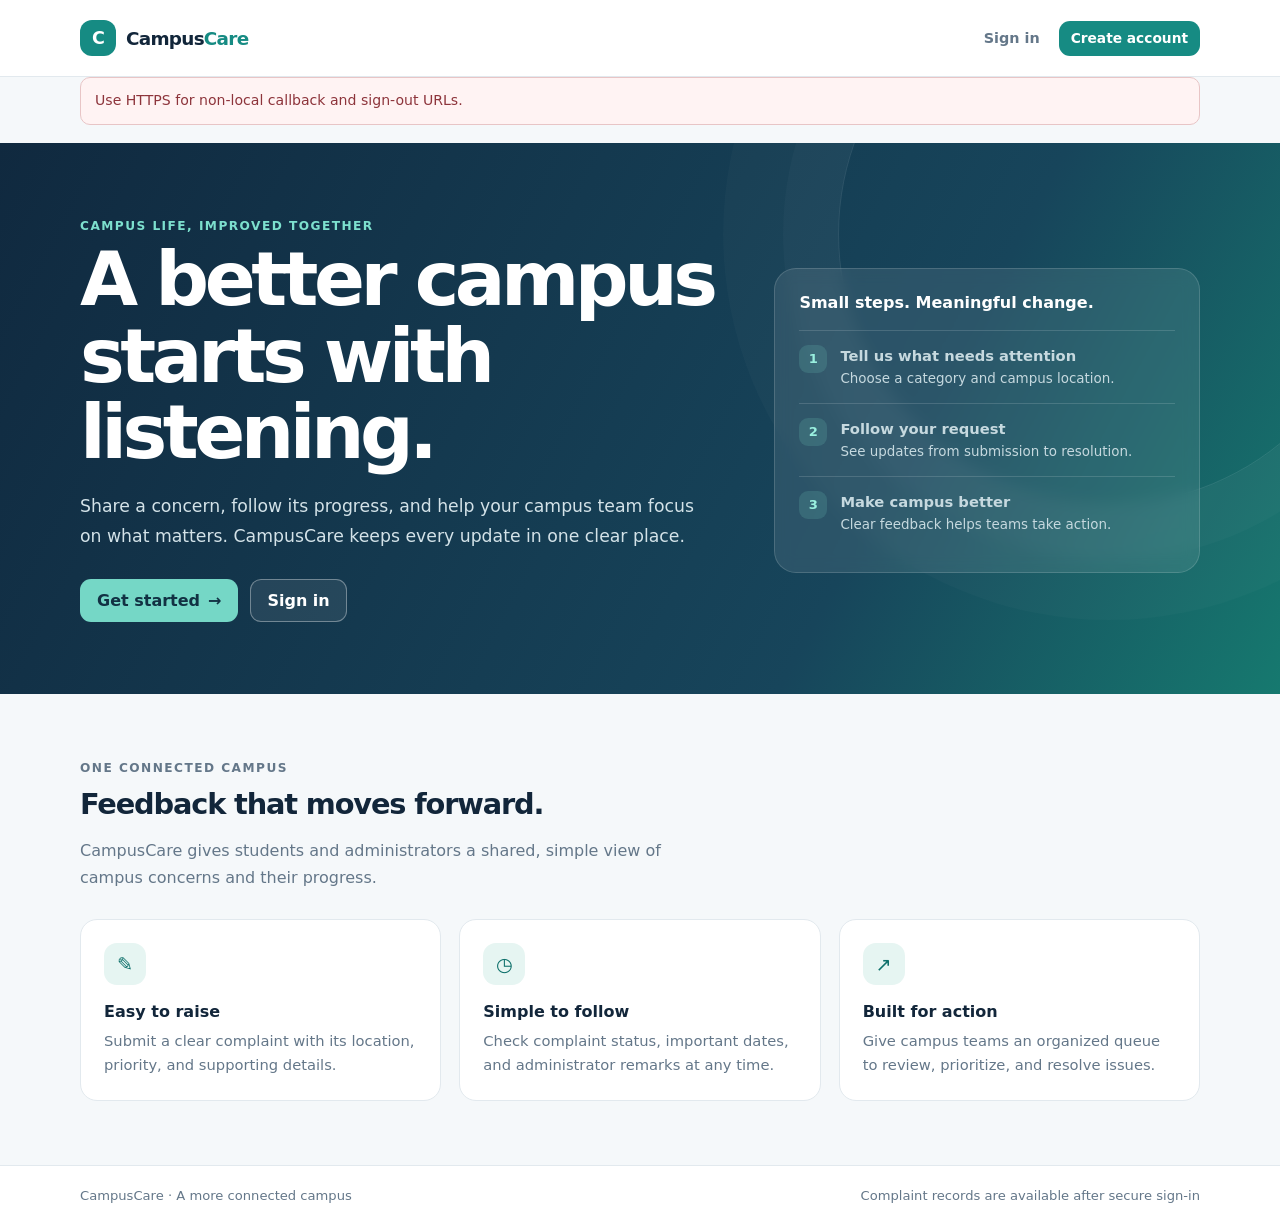
<file: index.html>
<!doctype html>
<html lang="en">
<head>
  <meta charset="utf-8">
  <meta name="viewport" content="width=device-width, initial-scale=1">
  <meta name="theme-color" content="#12263a">
  <meta name="description" content="A clearer way to share campus concerns and follow their progress.">
  <title>CampusCare — A better campus starts with listening</title>
  <link rel="stylesheet" href="assets/css/styles.css">
  <script defer src="assets/js/auth-config.js"></script>
  <script defer src="assets/js/cognito-auth.js"></script>
  <script defer src="assets/js/app.js"></script>
</head>
<body data-page="landing">
  <div id="app"></div>
</body>
</html>
</file>
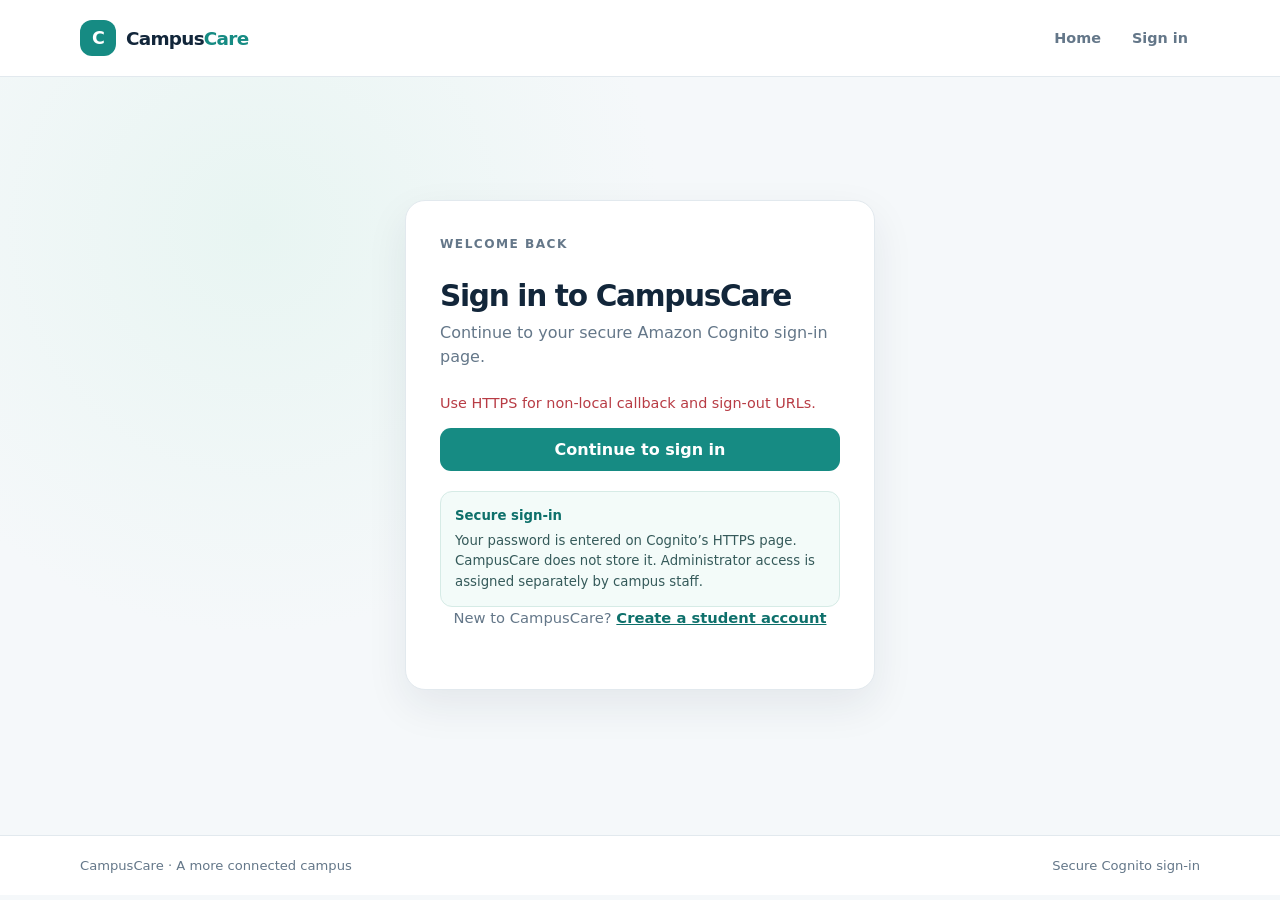
<file: admin-complaint-details.html>
<!doctype html>
<html lang="en">
<head>
  <meta charset="utf-8">
  <meta name="viewport" content="width=device-width, initial-scale=1">
  <title>Manage complaint — CampusCare</title>
  <link rel="stylesheet" href="assets/css/styles.css">
  <script defer src="assets/js/auth-config.js"></script>
  <script defer src="assets/js/cognito-auth.js"></script>
  <script defer src="assets/js/app.js"></script>
</head>
<body data-page="admin-complaint-details"><div id="app"></div></body>
</html>
</file>
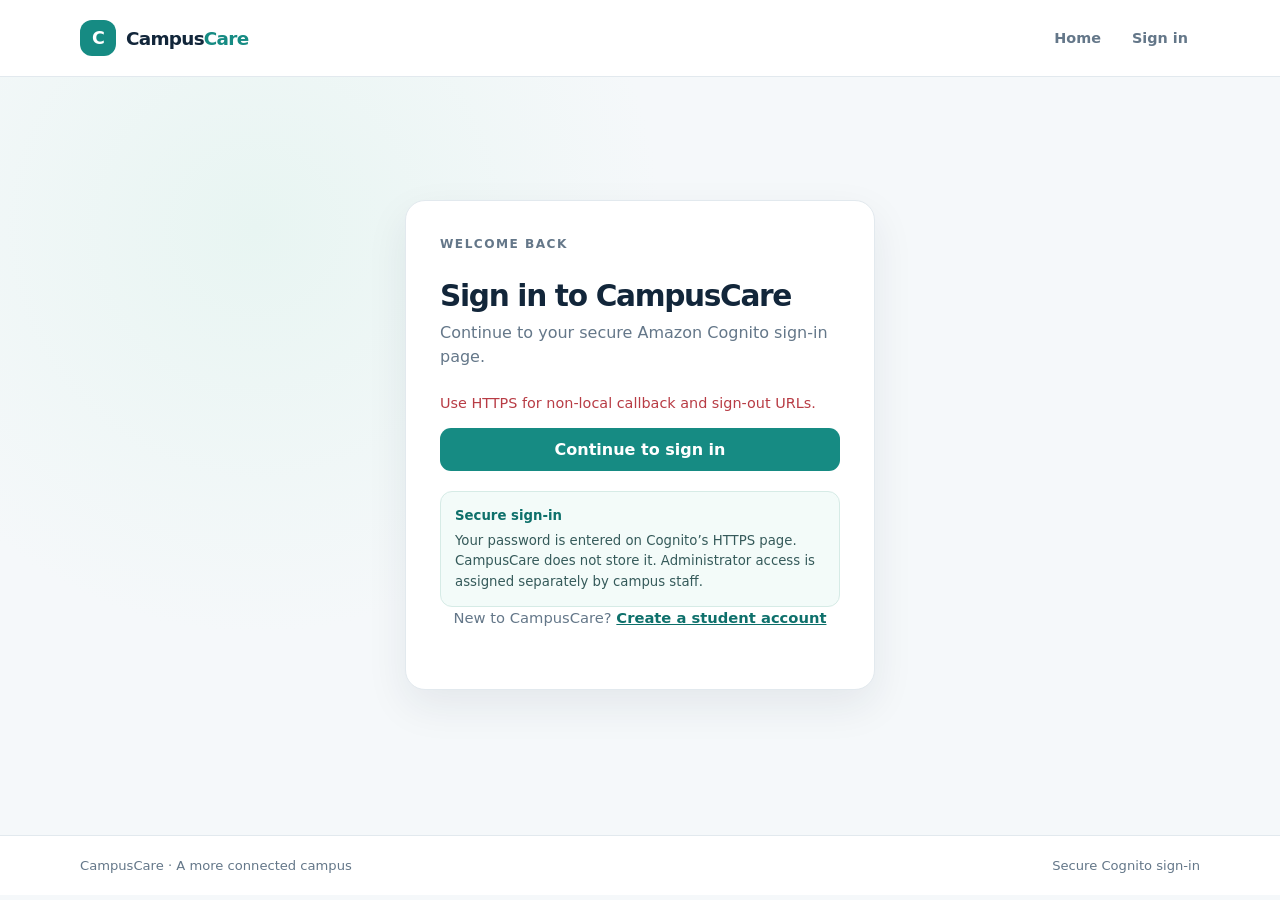
<file: admin-complaints.html>
<!doctype html>
<html lang="en">
<head>
  <meta charset="utf-8">
  <meta name="viewport" content="width=device-width, initial-scale=1">
  <title>Complaint management — CampusCare</title>
  <link rel="stylesheet" href="assets/css/styles.css">
  <script defer src="assets/js/auth-config.js"></script>
  <script defer src="assets/js/cognito-auth.js"></script>
  <script defer src="assets/js/app.js"></script>
</head>
<body data-page="admin-complaints"><div id="app"></div></body>
</html>
</file>
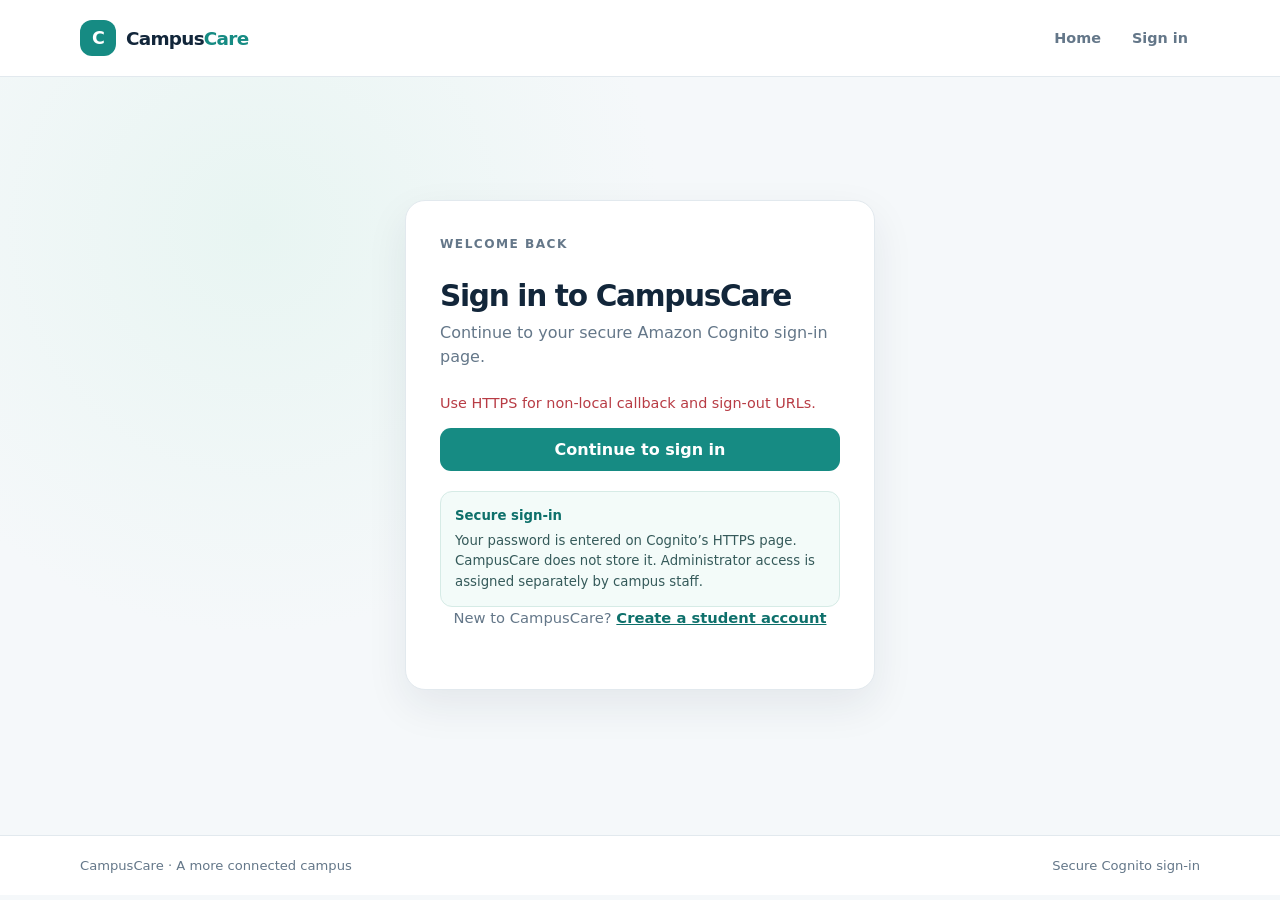
<file: admin-dashboard.html>
<!doctype html>
<html lang="en">
<head>
  <meta charset="utf-8">
  <meta name="viewport" content="width=device-width, initial-scale=1">
  <title>Admin dashboard — CampusCare</title>
  <link rel="stylesheet" href="assets/css/styles.css">
  <script defer src="assets/js/auth-config.js"></script>
  <script defer src="assets/js/cognito-auth.js"></script>
  <script defer src="assets/js/app.js"></script>
</head>
<body data-page="admin-dashboard"><div id="app"></div></body>
</html>
</file>
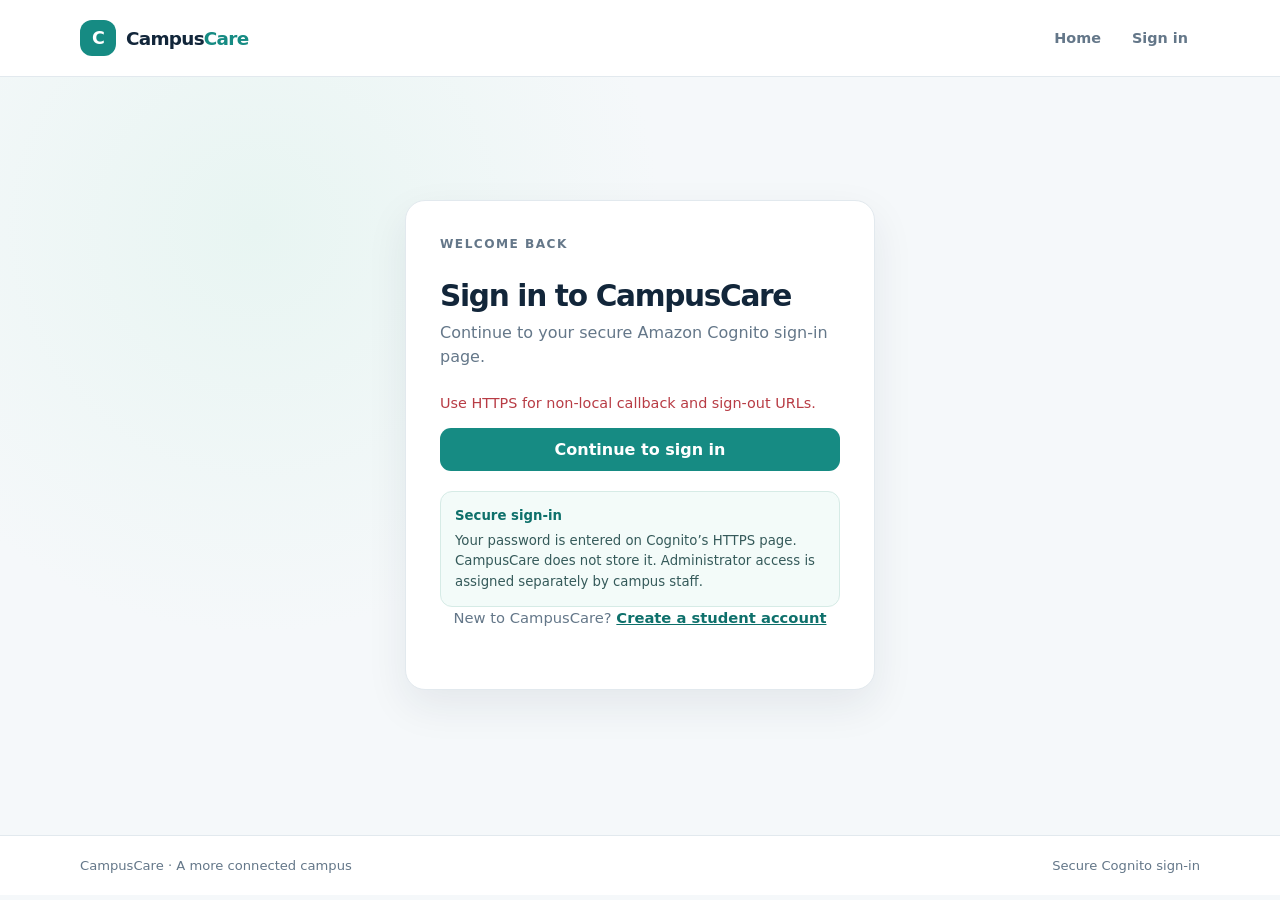
<file: complaint-details.html>
<!doctype html>
<html lang="en">
<head>
  <meta charset="utf-8">
  <meta name="viewport" content="width=device-width, initial-scale=1">
  <title>Complaint details — CampusCare</title>
  <link rel="stylesheet" href="assets/css/styles.css">
  <script defer src="assets/js/auth-config.js"></script>
  <script defer src="assets/js/cognito-auth.js"></script>
  <script defer src="assets/js/app.js"></script>
</head>
<body data-page="complaint-details"><div id="app"></div></body>
</html>
</file>
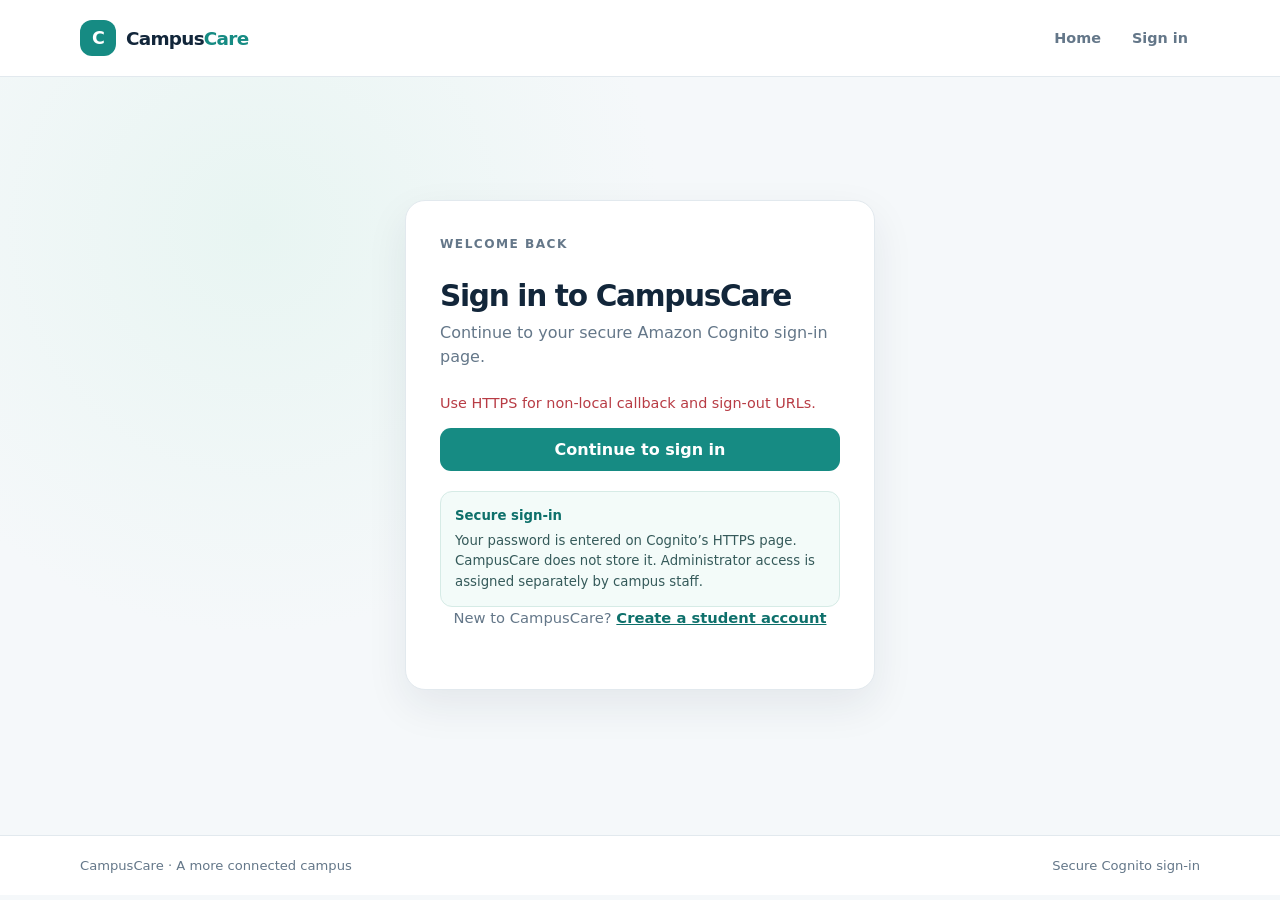
<file: my-complaints.html>
<!doctype html>
<html lang="en">
<head>
  <meta charset="utf-8">
  <meta name="viewport" content="width=device-width, initial-scale=1">
  <title>My complaints — CampusCare</title>
  <link rel="stylesheet" href="assets/css/styles.css">
  <script defer src="assets/js/auth-config.js"></script>
  <script defer src="assets/js/cognito-auth.js"></script>
  <script defer src="assets/js/app.js"></script>
</head>
<body data-page="my-complaints"><div id="app"></div></body>
</html>
</file>
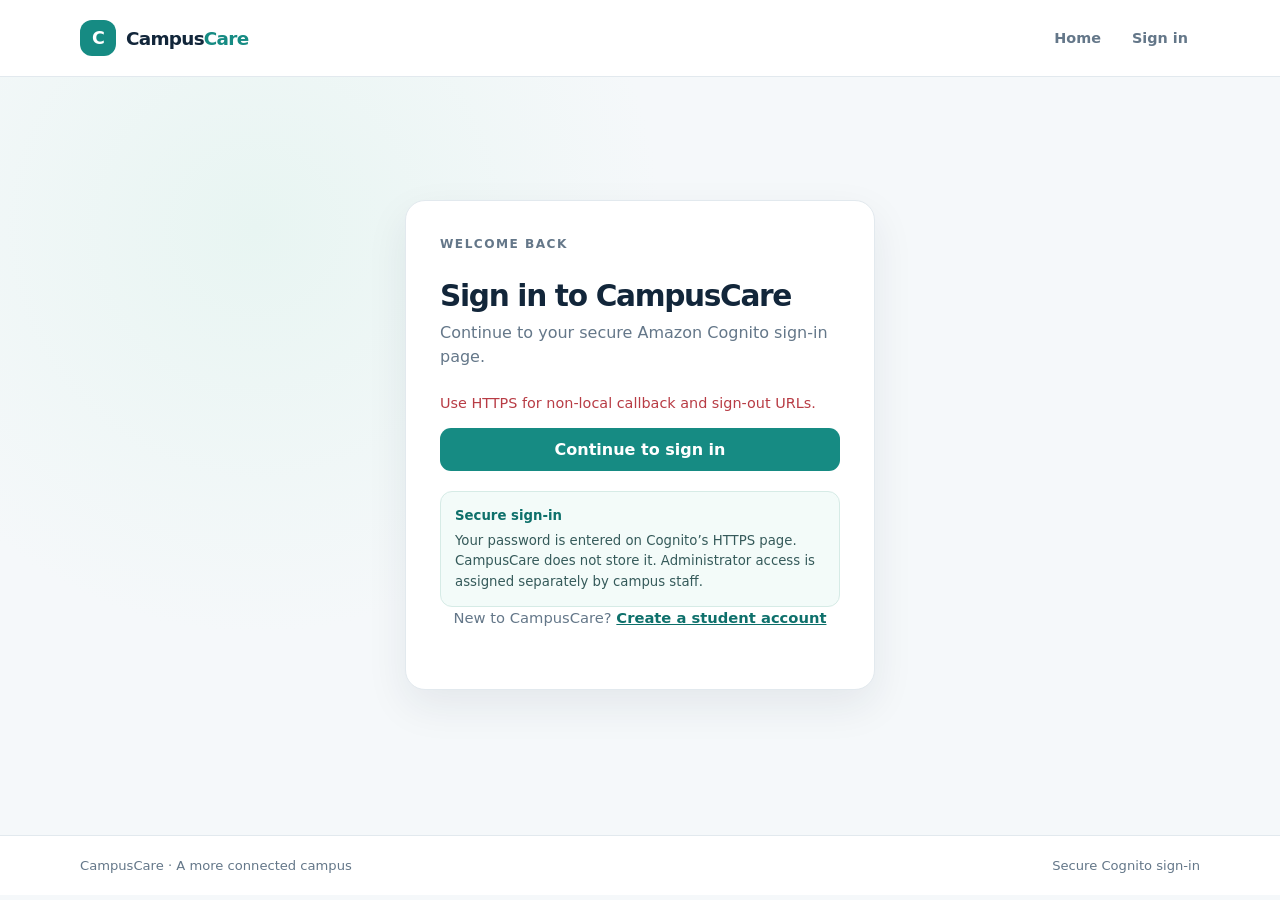
<file: student-dashboard.html>
<!doctype html>
<html lang="en">
<head>
  <meta charset="utf-8">
  <meta name="viewport" content="width=device-width, initial-scale=1">
  <title>Student dashboard — CampusCare</title>
  <link rel="stylesheet" href="assets/css/styles.css">
  <script defer src="assets/js/auth-config.js"></script>
  <script defer src="assets/js/cognito-auth.js"></script>
  <script defer src="assets/js/app.js"></script>
</head>
<body data-page="student-dashboard"><div id="app"></div></body>
</html>
</file>
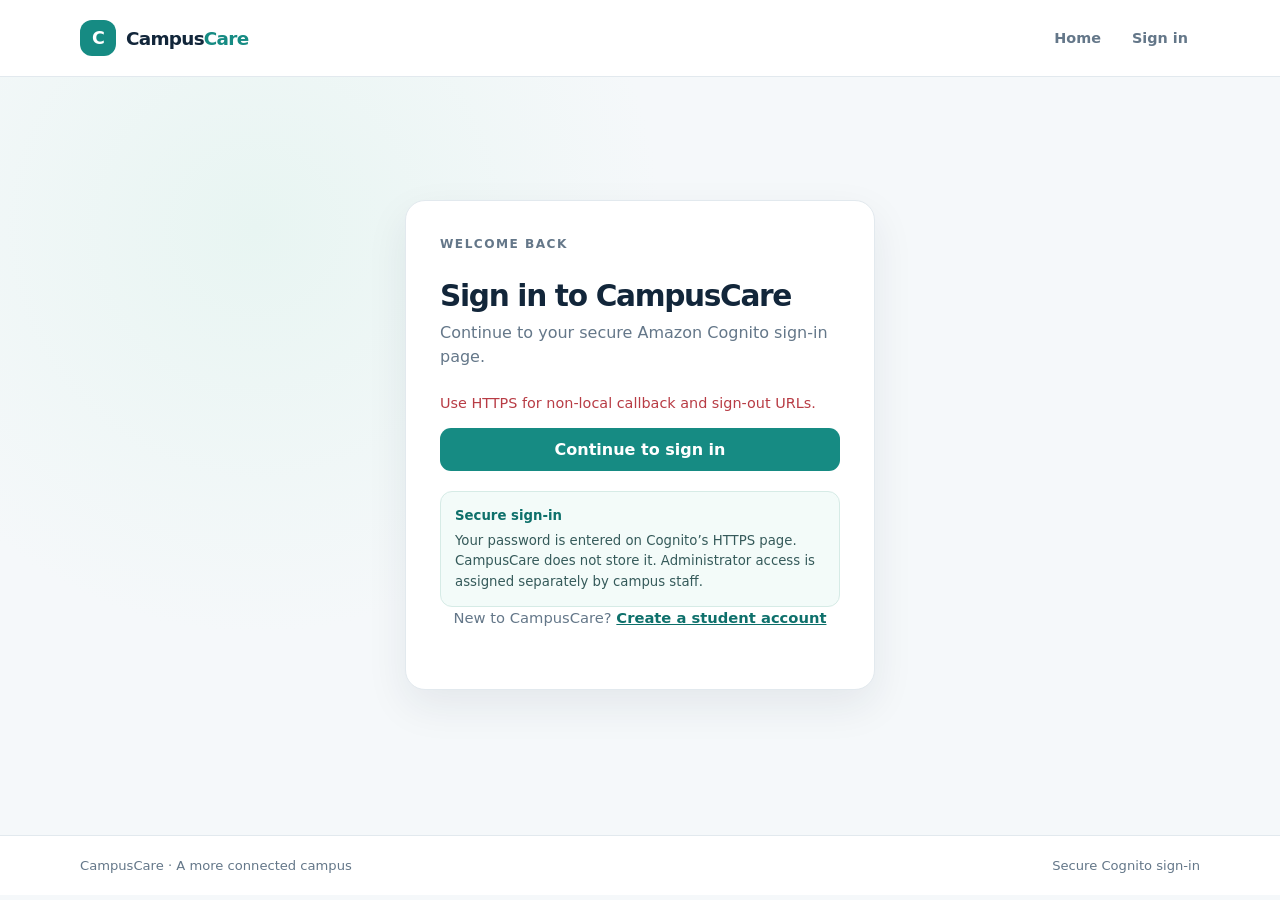
<file: student-login.html>
<!doctype html>
<html lang="en">
<head>
  <meta charset="utf-8">
  <meta name="viewport" content="width=device-width, initial-scale=1">
  <meta name="theme-color" content="#12263a">
  <title>Sign in — CampusCare</title>
  <link rel="stylesheet" href="assets/css/styles.css">
  <script defer src="assets/js/auth-config.js"></script>
  <script defer src="assets/js/cognito-auth.js"></script>
  <script defer src="assets/js/app.js"></script>
</head>
<body data-page="login"><div id="app"></div></body>
</html>
</file>
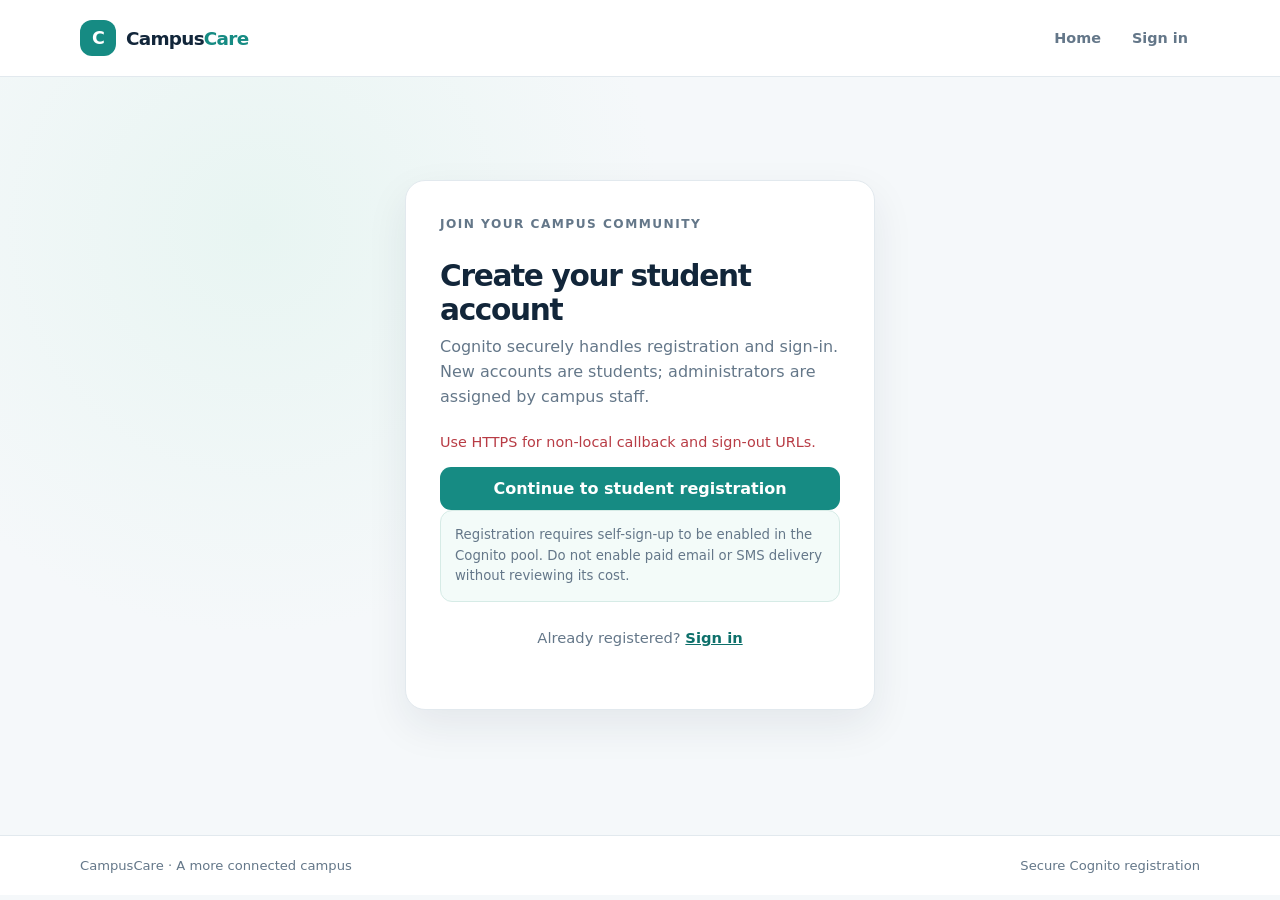
<file: student-register.html>
<!doctype html>
<html lang="en">
<head>
  <meta charset="utf-8">
  <meta name="viewport" content="width=device-width, initial-scale=1">
  <meta name="theme-color" content="#12263a">
  <title>Create an account — CampusCare</title>
  <link rel="stylesheet" href="assets/css/styles.css">
  <script defer src="assets/js/auth-config.js"></script>
  <script defer src="assets/js/cognito-auth.js"></script>
  <script defer src="assets/js/app.js"></script>
</head>
<body data-page="register"><div id="app"></div></body>
</html>
</file>
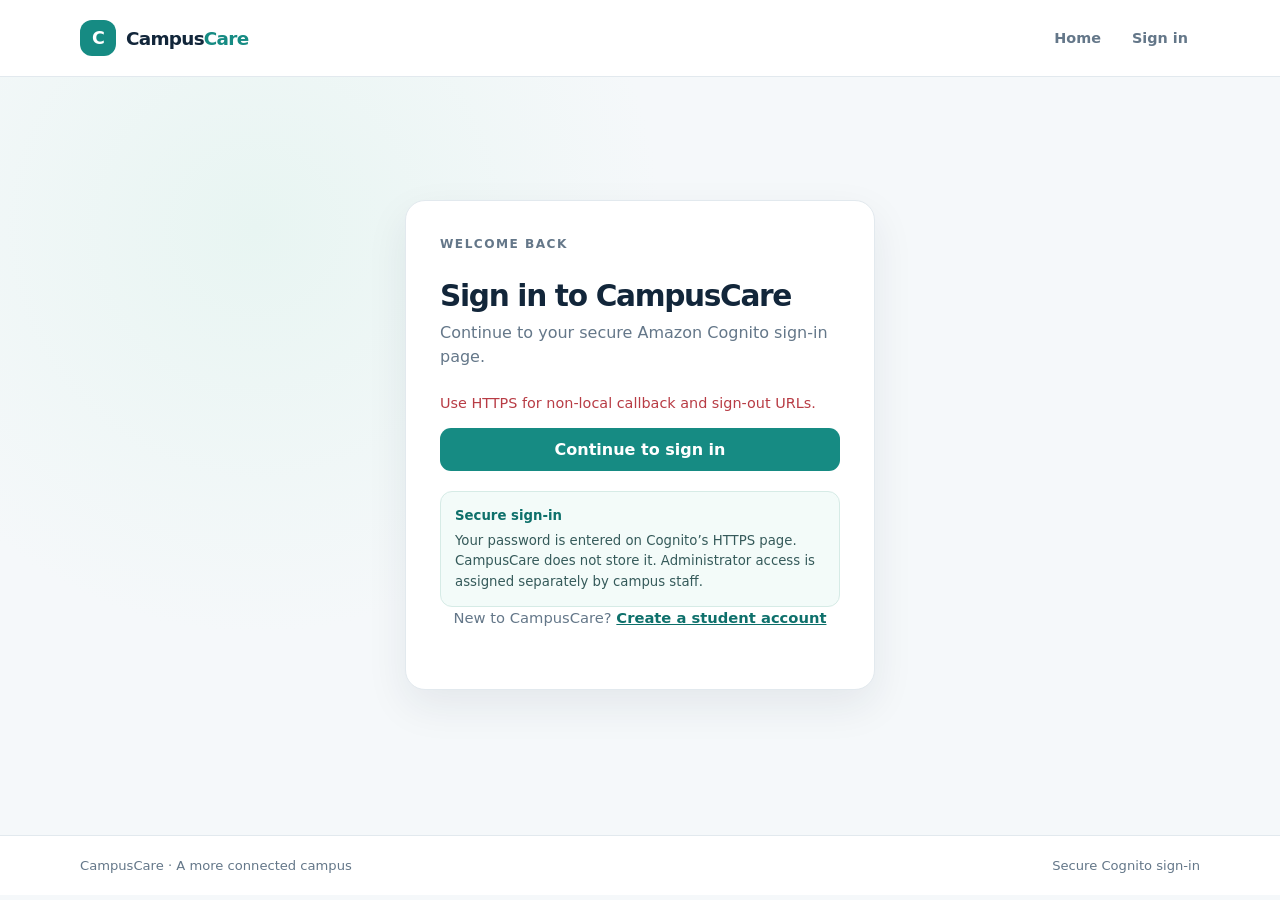
<file: submit-complaint.html>
<!doctype html>
<html lang="en">
<head>
  <meta charset="utf-8">
  <meta name="viewport" content="width=device-width, initial-scale=1">
  <title>Submit a complaint — CampusCare</title>
  <link rel="stylesheet" href="assets/css/styles.css">
  <script defer src="assets/js/auth-config.js"></script>
  <script defer src="assets/js/cognito-auth.js"></script>
  <script defer src="assets/js/app.js"></script>
</head>
<body data-page="submit-complaint"><div id="app"></div></body>
</html>
</file>
<file: assets/css/styles.css>
:root {
  color-scheme: light;
  --ink: #172b3b;
  --muted: #647789;
  --navy: #12263a;
  --navy-soft: #1c3b54;
  --teal: #168b83;
  --teal-dark: #0e706b;
  --teal-pale: #e6f5f2;
  --gold: #f0b54a;
  --paper: #f5f8fa;
  --line: #e2e9ee;
  --white: #fff;
  --danger: #b83c45;
  --shadow: 0 16px 42px rgba(22, 43, 59, .08);
  font-family: Inter, ui-sans-serif, system-ui, -apple-system, BlinkMacSystemFont, "Segoe UI", sans-serif;
  font-synthesis: none;
  text-rendering: optimizeLegibility;
}

* { box-sizing: border-box; }
body { margin: 0; min-width: 320px; background: var(--paper); color: var(--ink); }
button, input, select, textarea { font: inherit; }
button, a { -webkit-tap-highlight-color: transparent; }
a { color: inherit; }
button:focus-visible, a:focus-visible, input:focus-visible, select:focus-visible, textarea:focus-visible {
  outline: 3px solid rgba(22, 139, 131, .35);
  outline-offset: 3px;
}

.site-header { background: var(--white); border-bottom: 1px solid var(--line); }
.header-inner, .container { width: min(1120px, calc(100% - 40px)); margin: 0 auto; }
.header-inner { min-height: 76px; display: flex; align-items: center; justify-content: space-between; gap: 20px; }
.brand { display: inline-flex; align-items: center; gap: 10px; text-decoration: none; font-weight: 800; letter-spacing: -.04em; font-size: 1.15rem; color: var(--navy); white-space: nowrap; }
.brand-mark { width: 36px; height: 36px; display: grid; place-items: center; border-radius: 12px; color: #fff; background: var(--teal); font-size: 1.1rem; }
.brand span:last-child em { color: var(--teal); font-style: normal; }
.main-nav { display: flex; align-items: center; justify-content: flex-end; gap: 7px; flex-wrap: wrap; }
.nav-link { padding: 10px 12px; border-radius: 10px; color: var(--muted); font-size: .9rem; font-weight: 650; text-decoration: none; }
.nav-link:hover, .nav-link[aria-current="page"] { color: var(--teal-dark); background: var(--teal-pale); }
.nav-user { display: flex; align-items: center; gap: 10px; margin-left: 8px; padding-left: 16px; border-left: 1px solid var(--line); color: var(--muted); font-size: .85rem; }

.page-main { min-height: calc(100vh - 142px); padding: 38px 0 64px; }
.page-heading { display: flex; justify-content: space-between; align-items: flex-end; gap: 20px; margin-bottom: 26px; }
.page-heading h1 { margin: 0 0 6px; color: var(--navy); font-size: clamp(1.7rem, 3vw, 2.25rem); letter-spacing: -.045em; }
.page-heading p { max-width: 650px; margin: 0; color: var(--muted); line-height: 1.6; }
.eyebrow { margin: 0 0 8px; color: var(--teal-dark); font-size: .76rem; font-weight: 800; letter-spacing: .12em; text-transform: uppercase; }
.section-title { margin: 0; color: var(--navy); font-size: 1.1rem; letter-spacing: -.02em; }
.section-heading { display: flex; align-items: center; justify-content: space-between; gap: 16px; margin-bottom: 16px; }
.muted { color: var(--muted); }
.small { font-size: .86rem; }

.button { min-height: 43px; display: inline-flex; justify-content: center; align-items: center; gap: 8px; padding: 10px 16px; border: 1px solid transparent; border-radius: 11px; background: var(--teal); color: #fff; cursor: pointer; font-weight: 750; text-decoration: none; transition: background .15s ease, transform .15s ease, box-shadow .15s ease; }
.button:hover { background: var(--teal-dark); box-shadow: 0 7px 18px rgba(14, 112, 107, .18); transform: translateY(-1px); }
.button:disabled { opacity: .6; cursor: wait; transform: none; }
.button-secondary { border-color: var(--line); background: #fff; color: var(--navy); }
.button-secondary:hover { border-color: #b9d8d5; background: #f4fbfa; color: var(--teal-dark); box-shadow: none; }
.button-quiet { min-height: 36px; padding: 7px 11px; background: transparent; color: var(--teal-dark); }
.button-quiet:hover { background: var(--teal-pale); box-shadow: none; }
.button-danger { background: var(--danger); }
.button-danger:hover { background: #982c35; }
.button-small { min-height: 35px; padding: 7px 11px; font-size: .86rem; }

.hero { position: relative; overflow: hidden; padding: 76px 0 72px; background: linear-gradient(118deg, #10293f 0%, #17455b 68%, #16796f 100%); color: white; }
.hero::after { position: absolute; right: -100px; top: -180px; width: 540px; height: 540px; border: 1px solid rgba(255,255,255,.1); border-radius: 50%; box-shadow: 0 0 0 55px rgba(255,255,255,.025), 0 0 0 115px rgba(255,255,255,.02); content: ""; }
.hero-content { position: relative; z-index: 1; display: grid; grid-template-columns: minmax(0, 1.2fr) minmax(280px, .8fr); gap: 56px; align-items: center; }
.hero h1 { max-width: 670px; margin: 0 0 20px; font-size: clamp(2.6rem, 6vw, 4.7rem); line-height: 1.02; letter-spacing: -.06em; }
.hero-copy { max-width: 620px; margin: 0 0 28px; color: #d3e2e8; font-size: 1.08rem; line-height: 1.75; }
.hero .eyebrow { color: #7de0ce; }
.hero-actions { display: flex; flex-wrap: wrap; gap: 12px; }
.hero .button { background: #75d7c6; color: #123143; }
.hero .button:hover { background: #a0eadc; }
.hero .button-secondary { border-color: rgba(255,255,255,.35); background: rgba(255,255,255,.08); color: #fff; }
.hero .button-secondary:hover { background: rgba(255,255,255,.15); }
.hero-card { padding: 24px; border: 1px solid rgba(255,255,255,.15); border-radius: 22px; background: rgba(255,255,255,.09); backdrop-filter: blur(8px); }
.hero-card h2 { margin: 0 0 18px; font-size: 1rem; }
.hero-step { display: flex; gap: 13px; align-items: flex-start; padding: 14px 0; border-top: 1px solid rgba(255,255,255,.14); }
.step-number { width: 28px; height: 28px; flex: 0 0 28px; display: grid; place-items: center; border-radius: 9px; background: rgba(117,215,198,.17); color: #9af0df; font-size: .82rem; font-weight: 800; }
.hero-step strong { display: block; margin-bottom: 3px; font-size: .92rem; }
.hero-step span:last-child { color: #c6d9df; font-size: .84rem; line-height: 1.45; }
.landing-section { padding: 64px 0; }
.landing-section h2 { margin: 0 0 10px; color: var(--navy); font-size: 1.8rem; letter-spacing: -.04em; }
.landing-section > .container > p { max-width: 620px; color: var(--muted); line-height: 1.7; }
.feature-grid { display: grid; grid-template-columns: repeat(3, 1fr); gap: 18px; margin-top: 28px; }
.feature-card { padding: 23px; border: 1px solid var(--line); border-radius: 17px; background: #fff; }
.feature-icon { width: 42px; height: 42px; display: grid; place-items: center; margin-bottom: 17px; border-radius: 13px; background: var(--teal-pale); color: var(--teal-dark); font-size: 1.2rem; }
.feature-card h3 { margin: 0 0 8px; color: var(--navy); font-size: 1rem; }
.feature-card p { margin: 0; color: var(--muted); font-size: .92rem; line-height: 1.6; }

.auth-wrap { min-height: calc(100vh - 142px); display: grid; place-items: center; padding: 38px 20px 60px; background: radial-gradient(circle at 20% 20%, #e8f5f2 0, transparent 34%), var(--paper); }
.auth-card { width: min(100%, 470px); padding: 34px; border: 1px solid var(--line); border-radius: 20px; background: #fff; box-shadow: var(--shadow); }
.auth-card h1 { margin: 0 0 8px; color: var(--navy); font-size: 1.85rem; letter-spacing: -.045em; }
.auth-card > p { margin: 0 0 25px; color: var(--muted); line-height: 1.55; }
.auth-switch { margin: 20px 0 0; text-align: center; color: var(--muted); font-size: .92rem; }
.auth-switch a { color: var(--teal-dark); font-weight: 750; }
.demo-note { margin-top: 20px; padding: 14px; border: 1px solid #d6ebe6; border-radius: 12px; background: #f3fbf9; color: #355a5a; font-size: .83rem; line-height: 1.55; }
.demo-note strong { display: block; margin-bottom: 4px; color: var(--teal-dark); }
.demo-alert { margin: 0 0 22px; padding: 11px 14px; border: 1px solid #efdcb1; border-radius: 10px; background: #fff9eb; color: #725923; font-size: .84rem; line-height: 1.5; }

.form { display: grid; gap: 17px; }
.form-grid { display: grid; grid-template-columns: repeat(2, minmax(0, 1fr)); gap: 17px; }
.field { min-width: 0; display: grid; gap: 7px; }
.field label, .field-label { color: var(--navy); font-size: .88rem; font-weight: 750; }
.field input, .field select, .field textarea, .toolbar input, .toolbar select {
  width: 100%; min-height: 44px; padding: 10px 12px; border: 1px solid #d5dfe6; border-radius: 10px; background: #fff; color: var(--ink);
}
.field textarea { min-height: 145px; resize: vertical; line-height: 1.55; }
.field input::placeholder, .field textarea::placeholder, .toolbar input::placeholder { color: #90a0ac; }
.field-hint { color: var(--muted); font-size: .8rem; line-height: 1.4; }
.field-error { color: var(--danger); font-size: .82rem; }
.form-error { min-height: 0; margin: 0; color: var(--danger); font-size: .9rem; }
.auth-alert { margin: 0 0 18px; padding: 12px 14px; border: 1px solid #e8c5c6; border-radius: 10px; background: #fff3f3; color: #8d343b; font-size: .88rem; line-height: 1.55; }
.form-actions { display: flex; justify-content: flex-end; gap: 10px; margin-top: 4px; }
.priority-options { display: flex; flex-wrap: wrap; gap: 10px; }
.priority-option { position: relative; }
.priority-option input { position: absolute; width: 1px; height: 1px; opacity: 0; }
.priority-option span { min-width: 90px; display: inline-flex; justify-content: center; padding: 10px 14px; border: 1px solid #d5dfe6; border-radius: 10px; background: #fff; color: var(--muted); cursor: pointer; font-size: .9rem; font-weight: 700; }
.priority-option input:checked + span { border-color: var(--teal); background: var(--teal-pale); color: var(--teal-dark); }
.priority-option input:focus-visible + span { outline: 3px solid rgba(22, 139, 131, .35); outline-offset: 3px; }
.upload-box { padding: 17px; border: 1px dashed #9ebbb9; border-radius: 12px; background: #f8fcfb; }
.upload-box input { padding: 8px 0 0; border: 0; background: transparent; }
.image-preview { display: none; max-width: 100%; max-height: 290px; margin-top: 13px; border-radius: 10px; object-fit: contain; object-position: left; }
.image-preview.is-visible { display: block; }

.stats-grid { display: grid; grid-template-columns: repeat(4, minmax(0, 1fr)); gap: 15px; margin-bottom: 26px; }
.stat-card { min-height: 126px; padding: 19px; border: 1px solid var(--line); border-radius: 16px; background: #fff; box-shadow: 0 5px 16px rgba(22, 43, 59, .025); }
.stat-top { display: flex; align-items: center; justify-content: space-between; gap: 8px; color: var(--muted); font-size: .86rem; font-weight: 650; }
.stat-icon { width: 32px; height: 32px; display: grid; place-items: center; border-radius: 10px; background: var(--teal-pale); color: var(--teal-dark); font-size: .95rem; }
.stat-value { display: block; margin-top: 12px; color: var(--navy); font-size: 2rem; font-weight: 800; letter-spacing: -.05em; }
.dashboard-grid { display: grid; grid-template-columns: minmax(0, 1.35fr) minmax(260px, .65fr); gap: 20px; align-items: start; }
.admin-layout { display: grid; grid-template-columns: 220px minmax(0, 1fr); gap: 24px; align-items: start; }
.admin-sidebar { position: sticky; top: 18px; padding: 18px 13px; border: 1px solid var(--line); border-radius: 16px; background: #fff; }
.admin-sidebar .eyebrow { padding: 0 10px; }
.admin-sidebar nav { display: grid; gap: 5px; }
.admin-sidebar nav a { padding: 11px 10px; border-radius: 10px; color: var(--muted); font-size: .9rem; font-weight: 700; text-decoration: none; }
.admin-sidebar nav a:hover, .admin-sidebar nav a[aria-current="page"] { background: var(--teal-pale); color: var(--teal-dark); }
.admin-sidebar-note { margin: 18px 10px 0; color: var(--muted); font-size: .78rem; line-height: 1.5; }
.admin-content { min-width: 0; overflow-x: clip; }
.admin-content .page-heading { margin-top: 2px; }
.panel { padding: 22px; border: 1px solid var(--line); border-radius: 16px; background: #fff; box-shadow: 0 5px 16px rgba(22, 43, 59, .025); }
.panel + .panel { margin-top: 18px; }
.status-chart { display: grid; gap: 17px; margin-top: 20px; }
.chart-row { display: grid; grid-template-columns: 102px 1fr 30px; gap: 12px; align-items: center; color: var(--muted); font-size: .85rem; }
.chart-track { height: 10px; overflow: hidden; border-radius: 99px; background: #edf1f4; }
.chart-fill { height: 100%; border-radius: inherit; background: var(--teal); }
.chart-fill.pending { background: #e6aa45; }
.chart-fill.in-progress { background: #5b86c5; }
.chart-fill.resolved { background: #32a184; }
.category-list { display: grid; gap: 14px; margin-top: 20px; }
.category-row { display: flex; justify-content: space-between; gap: 16px; color: var(--muted); font-size: .9rem; }
.category-row strong { color: var(--navy); }
.category-stat { display: grid; gap: 7px; }
.category-track { height: 6px; overflow: hidden; border-radius: 99px; background: #edf1f4; }
.category-track span { display: block; height: 100%; border-radius: inherit; background: var(--teal); }
.empty-state { padding: 28px 18px; border: 1px dashed #ccd8df; border-radius: 13px; color: var(--muted); text-align: center; line-height: 1.55; }
.empty-state strong { display: block; margin-bottom: 5px; color: var(--navy); }
.empty-state .button { margin-top: 14px; }

.complaint-list { display: grid; gap: 12px; }
.complaint-card { display: grid; grid-template-columns: minmax(0, 1fr) auto; gap: 16px; align-items: center; padding: 17px; border: 1px solid var(--line); border-radius: 13px; background: #fff; }
.complaint-card h3 { margin: 0 0 7px; color: var(--navy); font-size: 1rem; }
.complaint-meta { display: flex; flex-wrap: wrap; gap: 7px 15px; color: var(--muted); font-size: .82rem; }
.complaint-meta span { white-space: nowrap; }
.complaint-card-actions { display: flex; align-items: center; gap: 10px; }
.badge { display: inline-flex; align-items: center; gap: 6px; padding: 5px 9px; border-radius: 99px; background: #eef2f5; color: #4a6070; font-size: .76rem; font-weight: 750; white-space: nowrap; }
.badge::before { width: 6px; height: 6px; border-radius: 50%; background: currentColor; content: ""; }
.badge-pending { background: #fff5df; color: #9b670c; }
.badge-in-progress { background: #eaf1fc; color: #426aab; }
.badge-resolved { background: #e5f5ee; color: #247658; }
.badge-priority-high { background: #fff0ef; color: #b6463f; }
.badge-priority-medium { background: #fff5e3; color: #94640f; }
.badge-priority-low { background: #edf2f4; color: #5a6c76; }
.complaint-id { color: var(--muted); font-family: ui-monospace, SFMono-Regular, Menlo, monospace; font-size: .78rem; }

.toolbar { display: grid; grid-template-columns: minmax(180px, 1.5fr) repeat(3, minmax(130px, .8fr)); gap: 11px; margin-bottom: 17px; }
.table-wrap { overflow-x: auto; border: 1px solid var(--line); border-radius: 14px; background: #fff; }
.data-table { width: 100%; border-collapse: collapse; text-align: left; }
.data-table th, .data-table td { padding: 13px 15px; border-bottom: 1px solid #edf1f4; vertical-align: middle; }
.data-table th { background: #f8fafb; color: #657887; font-size: .75rem; font-weight: 800; letter-spacing: .04em; text-transform: uppercase; white-space: nowrap; }
.data-table th:last-child { position: relative; }
.data-table td { color: #405667; font-size: .87rem; }
.data-table tr:last-child td { border-bottom: 0; }
.table-title { display: block; max-width: 250px; overflow: hidden; color: var(--navy); font-weight: 750; text-overflow: ellipsis; white-space: nowrap; }
.table-secondary { display: block; margin-top: 3px; color: var(--muted); font-size: .76rem; }
.table-actions { text-align: right; white-space: nowrap; }
.pagination { display: flex; justify-content: space-between; align-items: center; gap: 12px; margin-top: 15px; color: var(--muted); font-size: .86rem; }
.pagination-actions { display: flex; gap: 8px; }

.detail-layout { display: grid; grid-template-columns: minmax(0, 1.35fr) minmax(270px, .65fr); gap: 20px; align-items: start; }
.detail-title { display: flex; justify-content: space-between; gap: 12px; align-items: flex-start; padding-bottom: 18px; border-bottom: 1px solid var(--line); }
.detail-title h2 { margin: 4px 0 7px; color: var(--navy); font-size: 1.4rem; letter-spacing: -.035em; }
.detail-grid { display: grid; grid-template-columns: repeat(2, minmax(0, 1fr)); gap: 17px 22px; margin: 20px 0; }
.detail-item dt { margin-bottom: 5px; color: var(--muted); font-size: .77rem; font-weight: 750; text-transform: uppercase; letter-spacing: .05em; }
.detail-item dd { margin: 0; color: var(--navy); font-size: .93rem; line-height: 1.5; }
.description { margin: 0; color: #42596a; line-height: 1.75; white-space: pre-wrap; overflow-wrap: anywhere; }
.detail-image { display: block; max-width: 100%; max-height: 360px; margin-top: 13px; border: 1px solid var(--line); border-radius: 12px; object-fit: contain; object-position: left; }
.secure-image-placeholder { max-width: 560px; margin-top: 12px; padding: 16px; border: 1px dashed #cbd7dd; border-radius: 12px; background: #f8fafb; }
.secure-image-placeholder strong { display: block; margin-bottom: 5px; color: var(--navy); }
.secure-image-placeholder p { margin: 0; line-height: 1.5; }
.remark-box { padding: 14px; border-left: 3px solid var(--gold); border-radius: 0 10px 10px 0; background: #fff9ec; color: #5f5137; line-height: 1.6; white-space: pre-wrap; }
.timeline { display: grid; gap: 0; margin-top: 20px; }
.timeline-item { position: relative; display: grid; grid-template-columns: 18px 1fr; gap: 12px; min-height: 62px; }
.timeline-item:not(:last-child)::before { position: absolute; top: 16px; bottom: -1px; left: 7px; width: 2px; background: #dfe8eb; content: ""; }
.timeline-dot { position: relative; z-index: 1; width: 16px; height: 16px; margin-top: 1px; border: 3px solid #b9c9d1; border-radius: 50%; background: #fff; }
.timeline-item.is-complete .timeline-dot { border-color: var(--teal); background: var(--teal); box-shadow: 0 0 0 3px var(--teal-pale); }
.timeline-copy strong { display: block; margin-bottom: 3px; color: var(--navy); font-size: .88rem; }
.timeline-copy span { color: var(--muted); font-size: .8rem; line-height: 1.4; }
.management-form { display: grid; gap: 15px; }
.admin-warning { margin: 0 0 17px; padding: 12px 14px; border: 1px solid #f1dfb8; border-radius: 10px; background: #fff9ec; color: #785b22; font-size: .86rem; line-height: 1.5; }
.panel-divider { height: 1px; margin: 24px 0 20px; border: 0; background: var(--line); }
.visually-hidden { position: absolute !important; width: 1px !important; height: 1px !important; overflow: hidden !important; clip: rect(0, 0, 0, 0) !important; white-space: nowrap !important; clip-path: inset(50%) !important; }

.site-footer { padding: 22px 0; border-top: 1px solid var(--line); background: #fff; color: var(--muted); font-size: .82rem; }
.footer-inner { display: flex; justify-content: space-between; gap: 12px; flex-wrap: wrap; }
.toast { position: fixed; right: 20px; bottom: 20px; z-index: 10; max-width: min(400px, calc(100vw - 40px)); padding: 13px 16px; border-radius: 12px; background: var(--navy); color: #fff; box-shadow: var(--shadow); font-size: .9rem; }
.toast[hidden] { display: none; }

@media (max-width: 800px) {
  .hero-content { grid-template-columns: 1fr; gap: 34px; }
  .hero-card { max-width: 520px; }
  .dashboard-grid, .detail-layout { grid-template-columns: 1fr; }
  .admin-layout { grid-template-columns: 1fr; gap: 14px; }
  .admin-sidebar { position: static; padding: 12px; }
  .admin-sidebar nav { grid-template-columns: repeat(2, minmax(0, 1fr)); }
  .admin-sidebar-note { display: none; }
  .stats-grid { grid-template-columns: repeat(2, minmax(0, 1fr)); }
  .toolbar { grid-template-columns: repeat(2, minmax(0, 1fr)); }
  .toolbar input { grid-column: 1 / -1; }
}
@media (max-width: 600px) {
  .header-inner, .container { width: min(100% - 28px, 1120px); }
  .header-inner { align-items: flex-start; flex-direction: column; padding: 14px 0; gap: 10px; }
  .main-nav { width: 100%; justify-content: flex-start; gap: 3px; }
  .nav-link { padding: 8px 9px; font-size: .82rem; }
  .nav-user { margin: 3px 0 0; padding: 8px 0 0; border-top: 1px solid var(--line); border-left: 0; }
  .page-main { padding: 27px 0 44px; }
  .page-heading { align-items: flex-start; flex-direction: column; }
  .hero { padding: 55px 0; }
  .hero h1 { font-size: clamp(2.4rem, 12vw, 3.6rem); }
  .hero-card { padding: 19px; }
  .landing-section { padding: 45px 0; }
  .feature-grid { grid-template-columns: 1fr; }
  .auth-card { padding: 25px 20px; }
  .form-grid { grid-template-columns: 1fr; }
  .stats-grid { gap: 10px; }
  .stat-card { min-height: 112px; padding: 14px; }
  .stat-value { font-size: 1.75rem; }
  .stat-top { align-items: flex-start; font-size: .78rem; }
  .panel { padding: 17px; }
  .complaint-card { grid-template-columns: 1fr; }
  .complaint-card-actions { justify-content: space-between; }
  .toolbar { grid-template-columns: 1fr; }
  .toolbar input { grid-column: auto; }
  .data-table { min-width: 760px; }
  .detail-grid { grid-template-columns: 1fr 1fr; gap: 14px; }
  .detail-title { flex-direction: column; }
  .pagination { align-items: flex-start; flex-direction: column; }
}
@media (prefers-reduced-motion: reduce) {
  *, *::before, *::after { scroll-behavior: auto !important; transition-duration: .01ms !important; animation-duration: .01ms !important; animation-iteration-count: 1 !important; }
}
</file>
